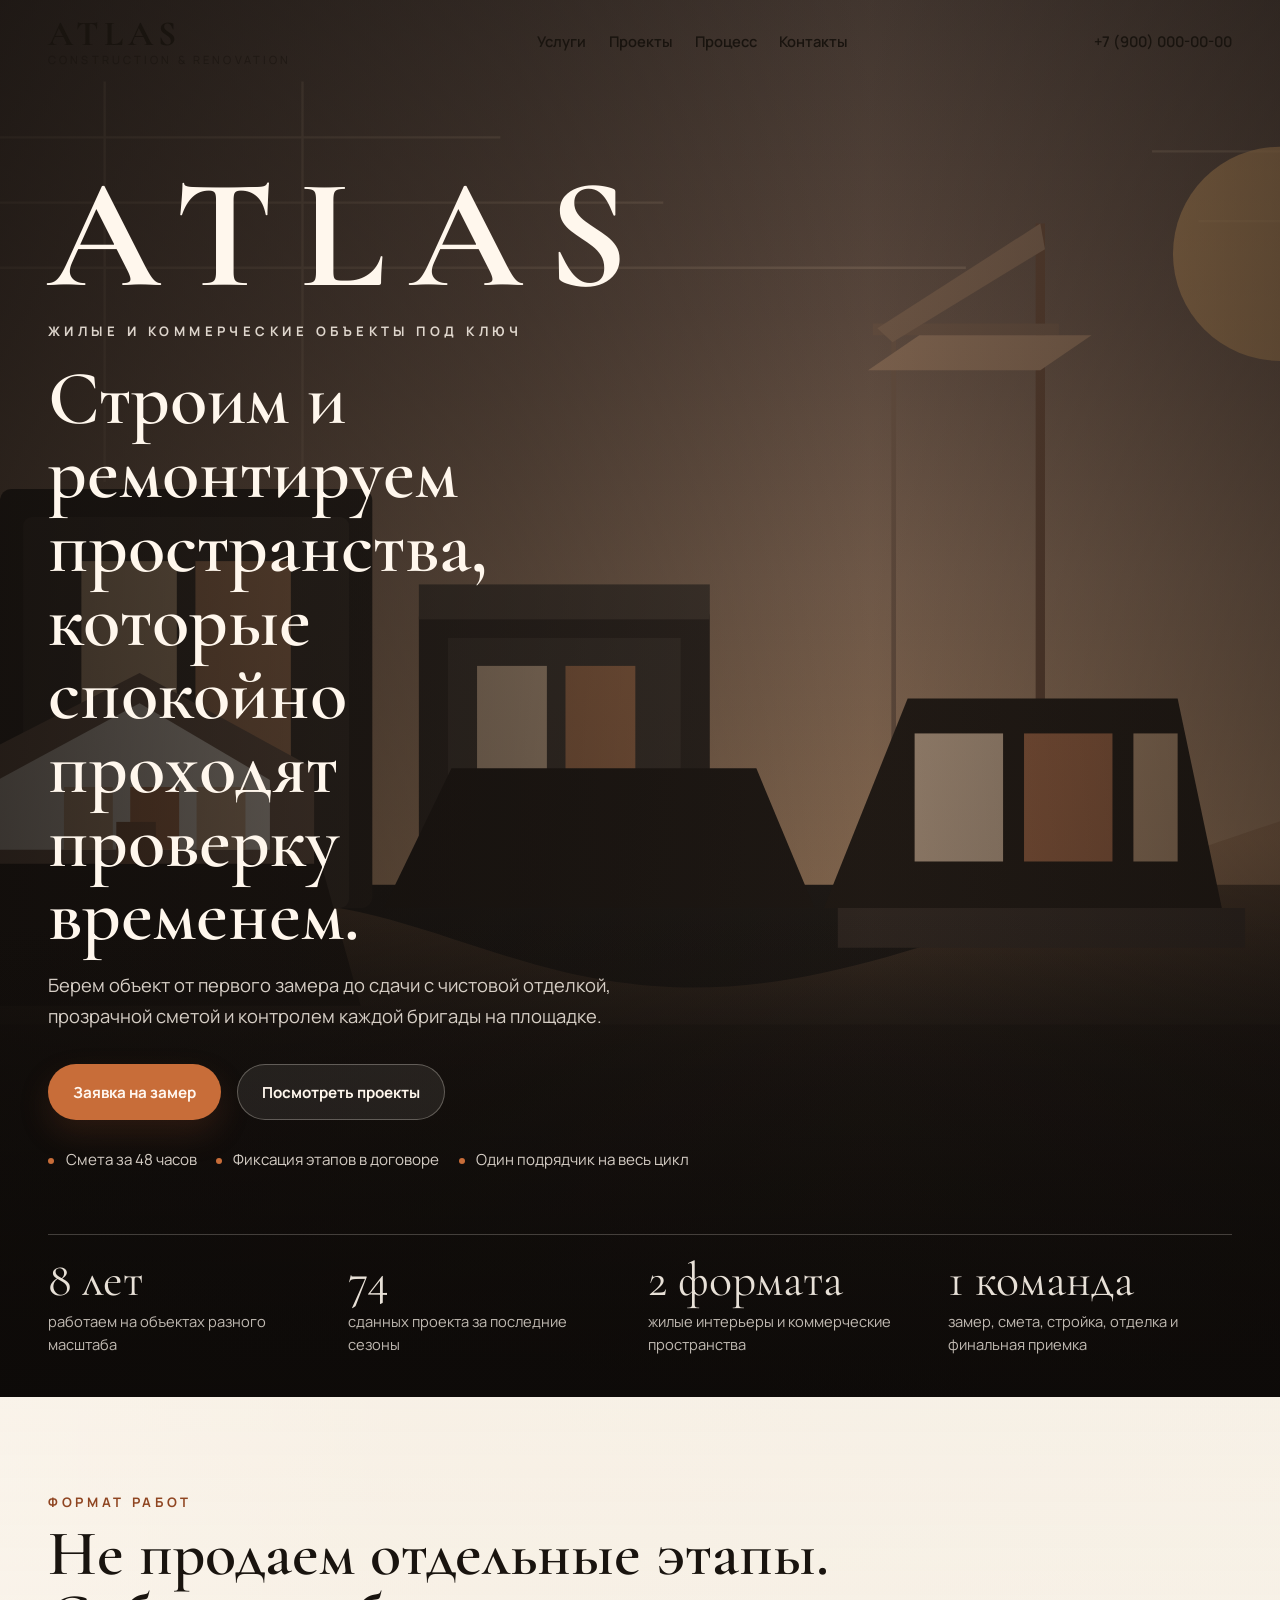
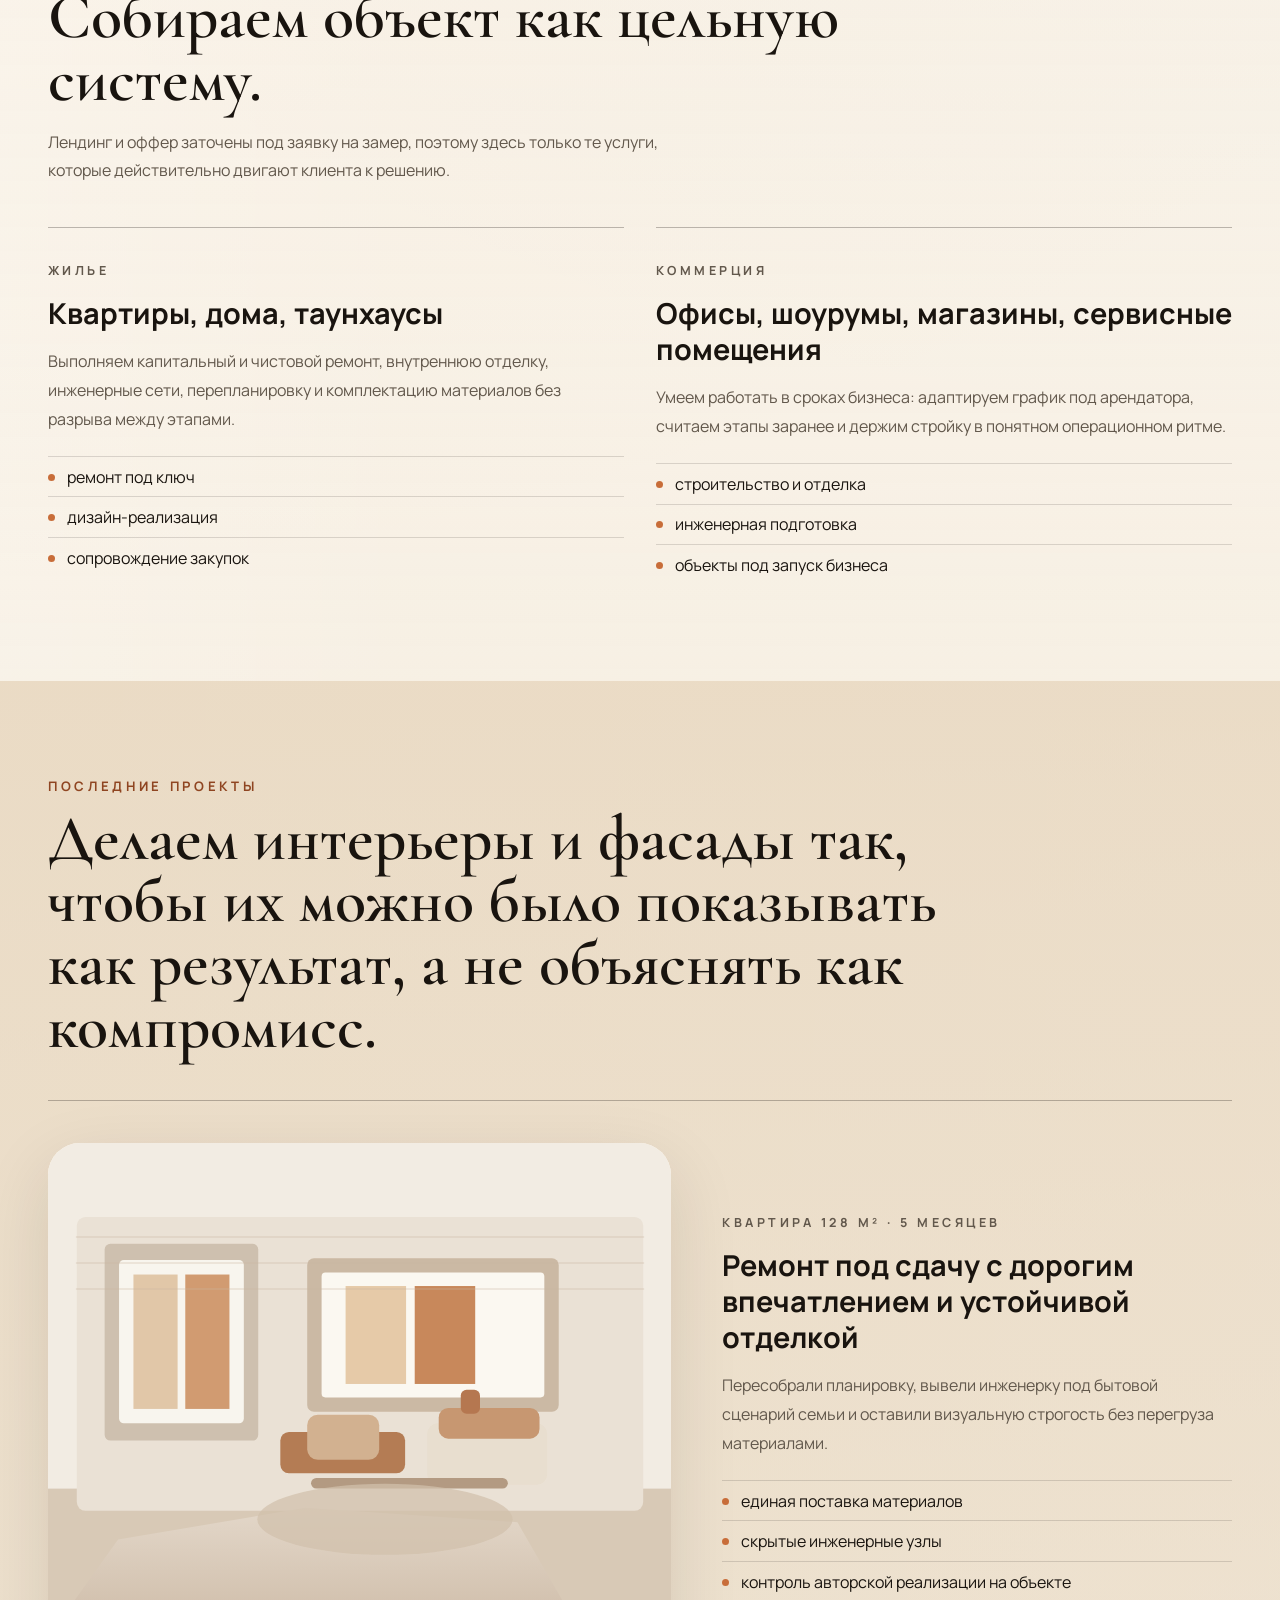
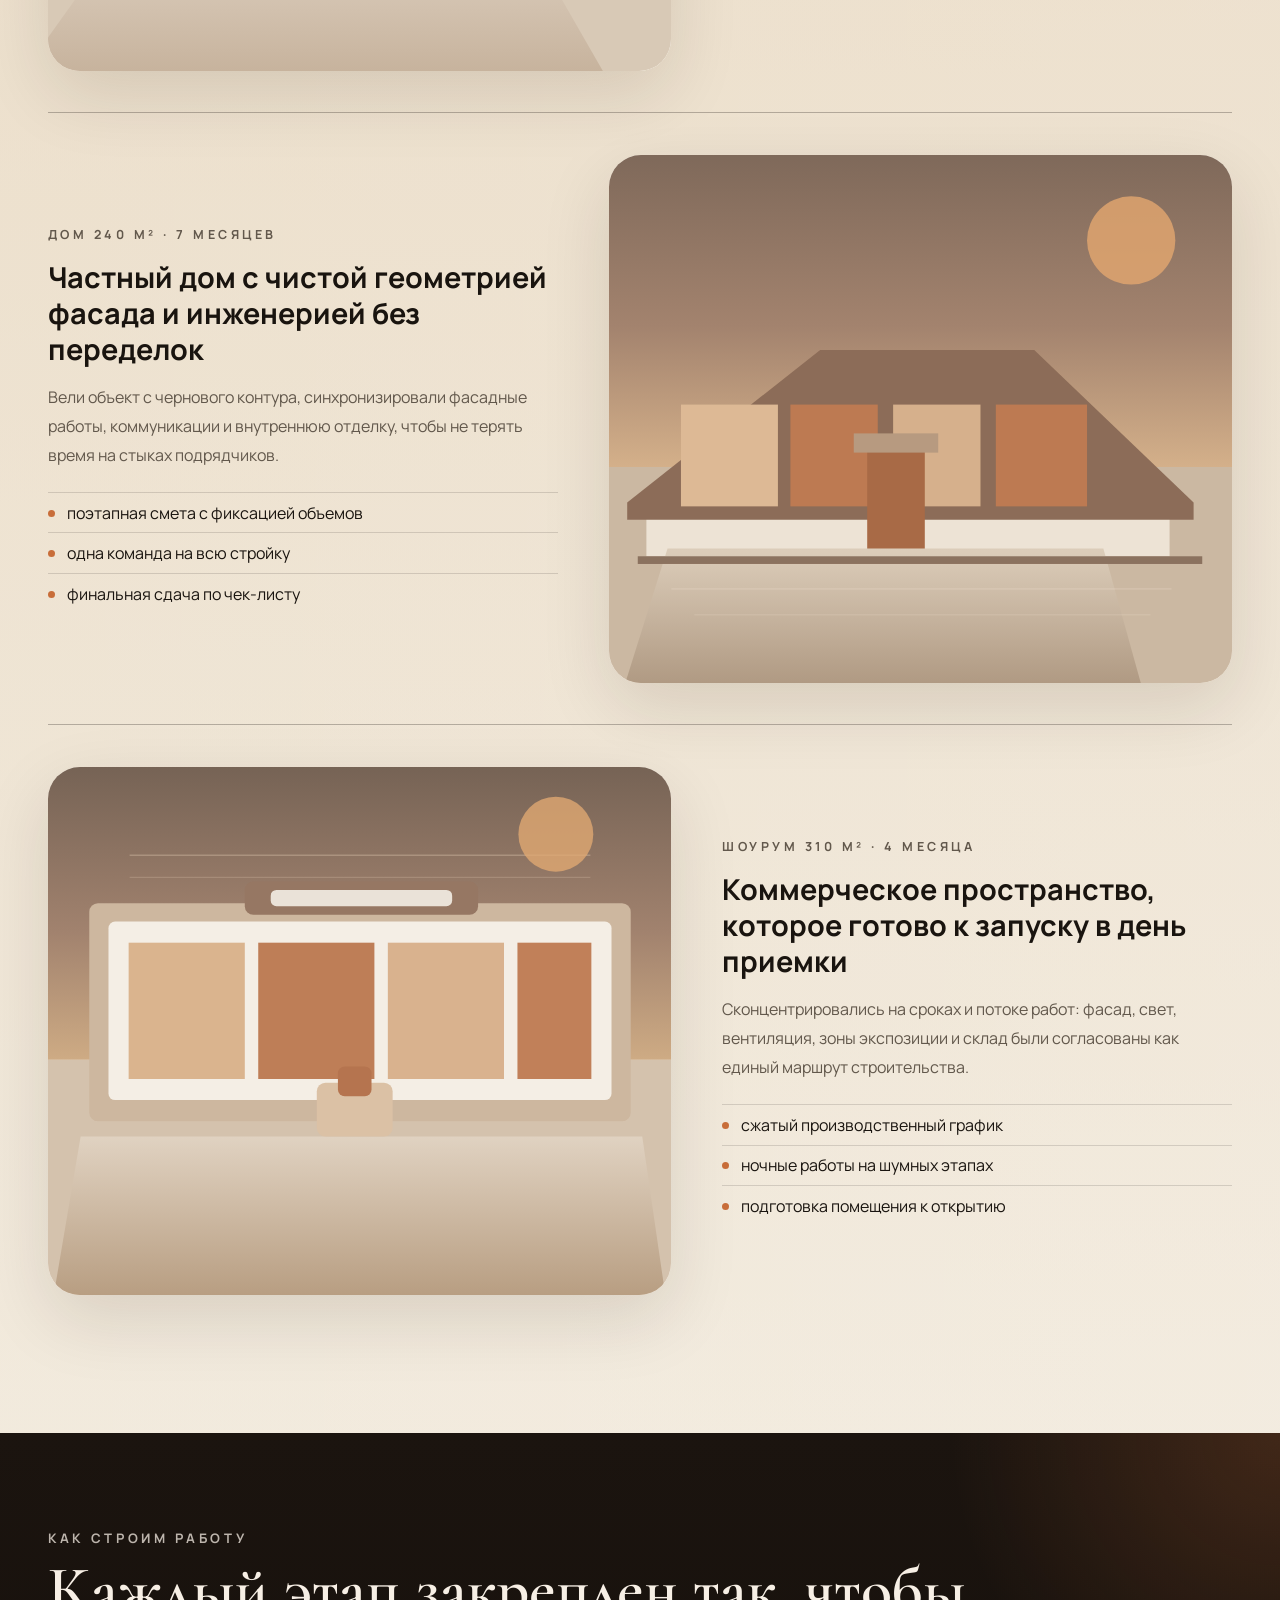
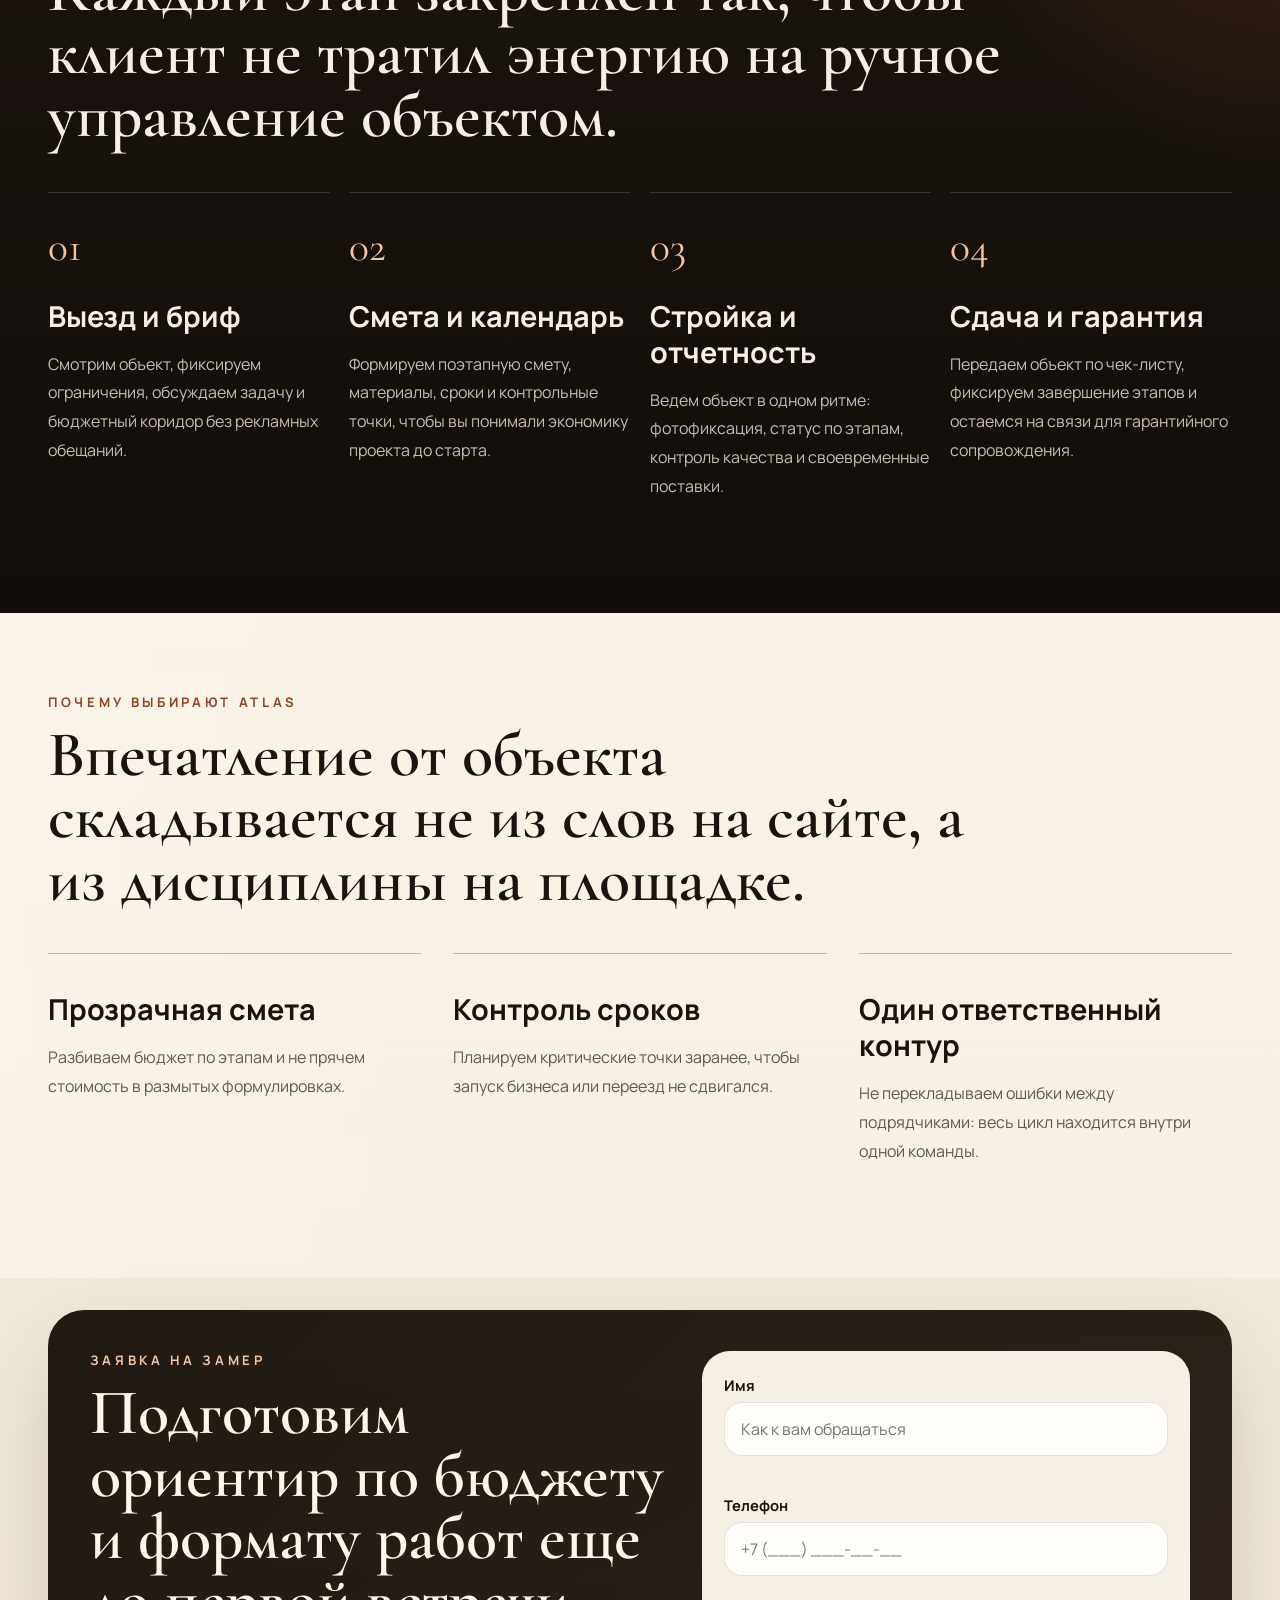
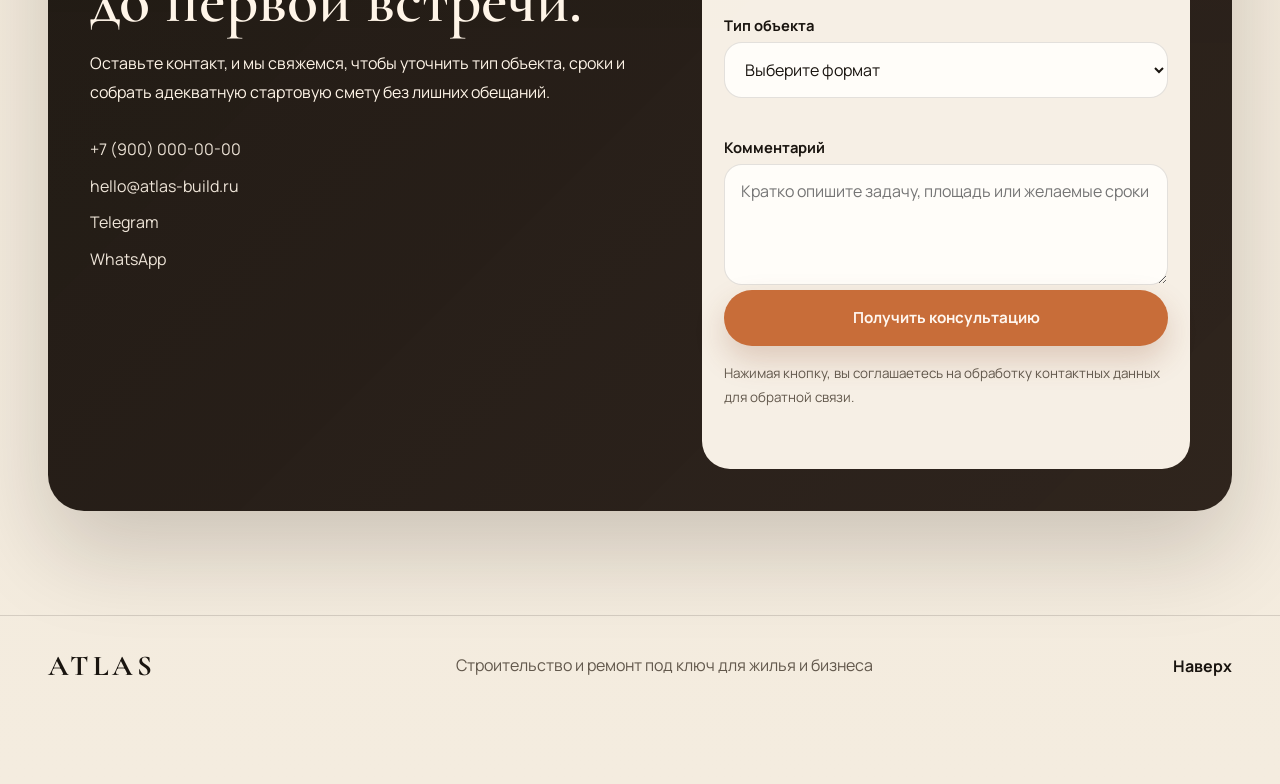
<file: index.html>
<!DOCTYPE html>
<html lang="ru">
<head>
  <meta charset="UTF-8">
  <meta name="viewport" content="width=device-width, initial-scale=1.0">
  <title>ATLAS | Строительство и ремонт под ключ</title>
  <meta
    name="description"
    content="ATLAS проектирует, строит и ремонтирует жилые и коммерческие объекты под ключ: от выезда на замер до чистовой сдачи и авторского контроля."
  >
  <link rel="preconnect" href="https://fonts.googleapis.com">
  <link rel="preconnect" href="https://fonts.gstatic.com" crossorigin>
  <link
    href="https://fonts.googleapis.com/css2?family=Cormorant+Garamond:wght@500;600;700&family=Manrope:wght@400;500;600;700;800&display=swap"
    rel="stylesheet"
  >
  <link rel="stylesheet" href="styles.css">
</head>
<body>
  <div class="site-frame">
    <header class="site-header" data-header>
      <a class="brand" href="#top" aria-label="ATLAS - На главную">
        <span class="brand__name">ATLAS</span>
        <span class="brand__meta">construction & renovation</span>
      </a>

      <button
        class="menu-toggle"
        type="button"
        aria-expanded="false"
        aria-controls="site-nav"
        data-menu-toggle
      >
        <span></span>
        <span></span>
      </button>

      <nav class="site-nav" id="site-nav" data-nav>
        <a href="#services">Услуги</a>
        <a href="#projects">Проекты</a>
        <a href="#process">Процесс</a>
        <a href="#contact">Контакты</a>
      </nav>

      <a class="header-phone" href="tel:+79000000000">+7 (900) 000-00-00</a>
    </header>

    <main>
      <section class="hero" id="top">
        <div class="hero__image-wrap" aria-hidden="true">
          <img class="hero__image" src="assets/hero-architecture.svg" alt="">
        </div>
        <div class="hero__veil" aria-hidden="true"></div>

        <div class="hero__content">
          <p class="hero__brand animate-up">ATLAS</p>
          <p class="hero__kicker animate-up">
            Жилые и коммерческие объекты под ключ
          </p>
          <h1 class="hero__title animate-up">
            Строим и ремонтируем пространства, которые спокойно проходят проверку временем.
          </h1>
          <p class="hero__copy animate-up">
            Берем объект от первого замера до сдачи с чистовой отделкой, прозрачной сметой
            и контролем каждой бригады на площадке.
          </p>

          <div class="hero__actions animate-up">
            <a class="button button--primary" href="#contact">Заявка на замер</a>
            <a class="button button--ghost" href="#projects">Посмотреть проекты</a>
          </div>

          <ul class="hero__highlights animate-up" aria-label="Ключевые преимущества">
            <li>Смета за 48 часов</li>
            <li>Фиксация этапов в договоре</li>
            <li>Один подрядчик на весь цикл</li>
          </ul>
        </div>

        <div class="hero__metrics" data-reveal>
          <div>
            <span>8 лет</span>
            <p>работаем на объектах разного масштаба</p>
          </div>
          <div>
            <span>74</span>
            <p>сданных проекта за последние сезоны</p>
          </div>
          <div>
            <span>2 формата</span>
            <p>жилые интерьеры и коммерческие пространства</p>
          </div>
          <div>
            <span>1 команда</span>
            <p>замер, смета, стройка, отделка и финальная приемка</p>
          </div>
        </div>
      </section>

      <section class="section section--light" id="services">
        <div class="section__intro" data-reveal>
          <p class="section__label">Формат работ</p>
          <h2 class="section__title">
            Не продаем отдельные этапы. Собираем объект как цельную систему.
          </h2>
          <p class="section__lead">
            Лендинг и оффер заточены под заявку на замер, поэтому здесь только те услуги,
            которые действительно двигают клиента к решению.
          </p>
        </div>

        <div class="services-grid">
          <article class="service-block" data-reveal>
            <p class="service-block__tag">Жилье</p>
            <h3>Квартиры, дома, таунхаусы</h3>
            <p>
              Выполняем капитальный и чистовой ремонт, внутреннюю отделку, инженерные сети,
              перепланировку и комплектацию материалов без разрыва между этапами.
            </p>
            <ul>
              <li>ремонт под ключ</li>
              <li>дизайн-реализация</li>
              <li>сопровождение закупок</li>
            </ul>
          </article>

          <article class="service-block" data-reveal>
            <p class="service-block__tag">Коммерция</p>
            <h3>Офисы, шоурумы, магазины, сервисные помещения</h3>
            <p>
              Умеем работать в сроках бизнеса: адаптируем график под арендатора,
              считаем этапы заранее и держим стройку в понятном операционном ритме.
            </p>
            <ul>
              <li>строительство и отделка</li>
              <li>инженерная подготовка</li>
              <li>объекты под запуск бизнеса</li>
            </ul>
          </article>
        </div>
      </section>

      <section class="section section--warm" id="projects">
        <div class="section__intro" data-reveal>
          <p class="section__label">Последние проекты</p>
          <h2 class="section__title">
            Делаем интерьеры и фасады так, чтобы их можно было показывать как результат,
            а не объяснять как компромисс.
          </h2>
        </div>

        <article class="project-row" data-reveal>
          <div class="project-row__media">
            <img src="assets/project-living.svg" alt="Современный интерьер квартиры">
          </div>
          <div class="project-row__content">
            <p class="project-row__meta">Квартира 128 м² · 5 месяцев</p>
            <h3>Ремонт под сдачу с дорогим впечатлением и устойчивой отделкой</h3>
            <p>
              Пересобрали планировку, вывели инженерку под бытовой сценарий семьи
              и оставили визуальную строгость без перегруза материалами.
            </p>
            <ul>
              <li>единая поставка материалов</li>
              <li>скрытые инженерные узлы</li>
              <li>контроль авторской реализации на объекте</li>
            </ul>
          </div>
        </article>

        <article class="project-row project-row--reverse" data-reveal>
          <div class="project-row__media">
            <img src="assets/project-house.svg" alt="Фасад частного дома">
          </div>
          <div class="project-row__content">
            <p class="project-row__meta">Дом 240 м² · 7 месяцев</p>
            <h3>Частный дом с чистой геометрией фасада и инженерией без переделок</h3>
            <p>
              Вели объект с чернового контура, синхронизировали фасадные работы,
              коммуникации и внутреннюю отделку, чтобы не терять время на стыках подрядчиков.
            </p>
            <ul>
              <li>поэтапная смета с фиксацией объемов</li>
              <li>одна команда на всю стройку</li>
              <li>финальная сдача по чек-листу</li>
            </ul>
          </div>
        </article>

        <article class="project-row" data-reveal>
          <div class="project-row__media">
            <img src="assets/project-commercial.svg" alt="Коммерческое пространство с панорамным фасадом">
          </div>
          <div class="project-row__content">
            <p class="project-row__meta">Шоурум 310 м² · 4 месяца</p>
            <h3>Коммерческое пространство, которое готово к запуску в день приемки</h3>
            <p>
              Сконцентрировались на сроках и потоке работ: фасад, свет, вентиляция,
              зоны экспозиции и склад были согласованы как единый маршрут строительства.
            </p>
            <ul>
              <li>сжатый производственный график</li>
              <li>ночные работы на шумных этапах</li>
              <li>подготовка помещения к открытию</li>
            </ul>
          </div>
        </article>
      </section>

      <section class="section section--deep" id="process">
        <div class="section__intro section__intro--light" data-reveal>
          <p class="section__label">Как строим работу</p>
          <h2 class="section__title">
            Каждый этап закреплен так, чтобы клиент не тратил энергию на ручное управление объектом.
          </h2>
        </div>

        <div class="process-grid">
          <article class="process-step" data-reveal>
            <span>01</span>
            <h3>Выезд и бриф</h3>
            <p>
              Смотрим объект, фиксируем ограничения, обсуждаем задачу и бюджетный коридор
              без рекламных обещаний.
            </p>
          </article>

          <article class="process-step" data-reveal>
            <span>02</span>
            <h3>Смета и календарь</h3>
            <p>
              Формируем поэтапную смету, материалы, сроки и контрольные точки,
              чтобы вы понимали экономику проекта до старта.
            </p>
          </article>

          <article class="process-step" data-reveal>
            <span>03</span>
            <h3>Стройка и отчетность</h3>
            <p>
              Ведем объект в одном ритме: фотофиксация, статус по этапам,
              контроль качества и своевременные поставки.
            </p>
          </article>

          <article class="process-step" data-reveal>
            <span>04</span>
            <h3>Сдача и гарантия</h3>
            <p>
              Передаем объект по чек-листу, фиксируем завершение этапов и остаемся на связи
              для гарантийного сопровождения.
            </p>
          </article>
        </div>
      </section>

      <section class="section section--light section--split">
        <div class="section__intro" data-reveal>
          <p class="section__label">Почему выбирают ATLAS</p>
          <h2 class="section__title">
            Впечатление от объекта складывается не из слов на сайте, а из дисциплины на площадке.
          </h2>
        </div>

        <div class="trust-grid">
          <article data-reveal>
            <h3>Прозрачная смета</h3>
            <p>
              Разбиваем бюджет по этапам и не прячем стоимость в размытых формулировках.
            </p>
          </article>
          <article data-reveal>
            <h3>Контроль сроков</h3>
            <p>
              Планируем критические точки заранее, чтобы запуск бизнеса или переезд не сдвигался.
            </p>
          </article>
          <article data-reveal>
            <h3>Один ответственный контур</h3>
            <p>
              Не перекладываем ошибки между подрядчиками: весь цикл находится внутри одной команды.
            </p>
          </article>
        </div>
      </section>

      <section class="section cta-section" id="contact">
        <div class="cta-panel">
          <div class="cta-panel__content" data-reveal>
            <p class="section__label">Заявка на замер</p>
            <h2 class="section__title">
              Подготовим ориентир по бюджету и формату работ еще до первой встречи.
            </h2>
            <p class="cta-panel__text">
              Оставьте контакт, и мы свяжемся, чтобы уточнить тип объекта, сроки
              и собрать адекватную стартовую смету без лишних обещаний.
            </p>

            <div class="contact-list">
              <a href="tel:+79000000000">+7 (900) 000-00-00</a>
              <a href="mailto:hello@atlas-build.ru">hello@atlas-build.ru</a>
              <a href="#">Telegram</a>
              <a href="#">WhatsApp</a>
            </div>
          </div>

          <form class="lead-form" id="lead-form" novalidate data-reveal>
            <div class="lead-form__field">
              <label for="name">Имя</label>
              <input id="name" name="name" type="text" autocomplete="name" placeholder="Как к вам обращаться">
              <small class="lead-form__error" data-error-for="name"></small>
            </div>

            <div class="lead-form__field">
              <label for="phone">Телефон</label>
              <input id="phone" name="phone" type="tel" autocomplete="tel" placeholder="+7 (___) ___-__-__">
              <small class="lead-form__error" data-error-for="phone"></small>
            </div>

            <div class="lead-form__field">
              <label for="objectType">Тип объекта</label>
              <select id="objectType" name="objectType">
                <option value="">Выберите формат</option>
                <option value="apartment">Квартира</option>
                <option value="house">Дом</option>
                <option value="commercial">Коммерческий объект</option>
              </select>
              <small class="lead-form__error" data-error-for="objectType"></small>
            </div>

            <div class="lead-form__field">
              <label for="message">Комментарий</label>
              <textarea id="message" name="message" rows="4" placeholder="Кратко опишите задачу, площадь или желаемые сроки"></textarea>
            </div>

            <button class="button button--primary button--full" type="submit">
              Получить консультацию
            </button>
            <p class="lead-form__note">
              Нажимая кнопку, вы соглашаетесь на обработку контактных данных для обратной связи.
            </p>
            <p class="lead-form__status" id="form-status" aria-live="polite"></p>
          </form>
        </div>
      </section>
    </main>

    <footer class="site-footer">
      <p>ATLAS</p>
      <p>Строительство и ремонт под ключ для жилья и бизнеса</p>
      <a href="#top">Наверх</a>
    </footer>

    <div class="mobile-cta" data-mobile-cta>
      <a class="button button--primary button--full" href="#contact">Оставить заявку</a>
    </div>
  </div>

  <script src="script.js"></script>
</body>
</html>
</file>
<file: styles.css>
:root {
  --bg: #f3ede3;
  --bg-soft: #ece2d2;
  --surface: rgba(255, 250, 243, 0.82);
  --surface-strong: #f8f2e7;
  --ink: #19140f;
  --muted: #62584c;
  --line: rgba(25, 20, 15, 0.14);
  --line-strong: rgba(25, 20, 15, 0.28);
  --accent: #c86d39;
  --accent-deep: #8f4521;
  --deep: #17110b;
  --deep-soft: #2a2018;
  --deep-line: rgba(255, 239, 218, 0.16);
  --radius: 28px;
  --header-height: 88px;
  --shadow: 0 24px 70px rgba(40, 23, 10, 0.12);
}

*,
*::before,
*::after {
  box-sizing: border-box;
}

html {
  scroll-behavior: smooth;
}

body {
  margin: 0;
  font-family: "Manrope", "Segoe UI", sans-serif;
  color: var(--ink);
  background:
    radial-gradient(circle at top left, rgba(214, 165, 122, 0.18), transparent 30%),
    radial-gradient(circle at top right, rgba(90, 108, 89, 0.12), transparent 28%),
    linear-gradient(180deg, #f7f1e7 0%, #efe5d3 48%, #f4ecdf 100%);
}

img {
  display: block;
  max-width: 100%;
}

a {
  color: inherit;
  text-decoration: none;
}

button,
input,
select,
textarea {
  font: inherit;
}

.site-frame {
  position: relative;
  overflow-x: clip;
}

.site-header {
  position: fixed;
  inset: 0 0 auto;
  z-index: 30;
  display: grid;
  grid-template-columns: auto 1fr auto;
  align-items: center;
  gap: 2rem;
  padding: 1rem clamp(1.25rem, 4vw, 3rem);
  transition:
    background-color 220ms ease,
    backdrop-filter 220ms ease,
    border-color 220ms ease,
    padding 220ms ease;
}

.site-header.is-scrolled {
  padding-top: 0.7rem;
  padding-bottom: 0.7rem;
  background: rgba(247, 241, 231, 0.78);
  backdrop-filter: blur(16px);
  border-bottom: 1px solid rgba(25, 20, 15, 0.08);
}

.brand {
  display: inline-flex;
  flex-direction: column;
  gap: 0.18rem;
  line-height: 1;
}

.brand__name {
  font-family: "Cormorant Garamond", Georgia, serif;
  font-size: clamp(1.6rem, 3.4vw, 2.2rem);
  font-weight: 700;
  letter-spacing: 0.14em;
}

.brand__meta {
  font-size: 0.7rem;
  letter-spacing: 0.28em;
  text-transform: uppercase;
  color: rgba(25, 20, 15, 0.62);
}

.site-nav {
  display: flex;
  justify-content: center;
  gap: 1.4rem;
}

.site-nav a,
.header-phone {
  position: relative;
  font-size: 0.92rem;
  font-weight: 600;
}

.site-nav a::after,
.header-phone::after,
.site-footer a::after,
.contact-list a::after {
  content: "";
  position: absolute;
  left: 0;
  bottom: -0.2rem;
  width: 100%;
  height: 1px;
  background: currentColor;
  transform: scaleX(0);
  transform-origin: right;
  transition: transform 180ms ease;
}

.site-nav a:hover::after,
.site-nav a:focus-visible::after,
.header-phone:hover::after,
.header-phone:focus-visible::after,
.site-footer a:hover::after,
.site-footer a:focus-visible::after,
.contact-list a:hover::after,
.contact-list a:focus-visible::after {
  transform: scaleX(1);
  transform-origin: left;
}

.menu-toggle {
  display: none;
  place-self: center end;
  width: 50px;
  height: 50px;
  border: 1px solid var(--line);
  border-radius: 999px;
  background: rgba(255, 250, 243, 0.8);
  cursor: pointer;
}

.menu-toggle span {
  display: block;
  width: 18px;
  height: 1.8px;
  margin: 0 auto;
  background: var(--ink);
  transition: transform 180ms ease, opacity 180ms ease;
}

.menu-toggle span + span {
  margin-top: 5px;
}

.menu-toggle.is-open span:first-child {
  transform: translateY(3.5px) rotate(45deg);
}

.menu-toggle.is-open span:last-child {
  transform: translateY(-3.5px) rotate(-45deg);
}

.hero {
  position: relative;
  min-height: 100svh;
  padding: calc(var(--header-height) + 5rem) clamp(1.25rem, 4vw, 3rem) 2.5rem;
  display: grid;
  align-content: end;
  isolation: isolate;
}

.hero__image-wrap,
.hero__veil {
  position: absolute;
  inset: 0;
}

.hero__image-wrap {
  overflow: hidden;
}

.hero__image {
  position: absolute;
  inset: 0;
  width: 100%;
  height: 100%;
  object-fit: cover;
  transform: translateY(calc(var(--hero-shift, 0px) * 1));
  transition: transform 140ms linear;
}

.hero__veil {
  background:
    linear-gradient(90deg, rgba(13, 10, 8, 0.72) 0%, rgba(13, 10, 8, 0.42) 40%, rgba(13, 10, 8, 0.16) 68%, rgba(13, 10, 8, 0.46) 100%),
    linear-gradient(180deg, rgba(13, 10, 8, 0.18) 0%, rgba(13, 10, 8, 0.38) 100%);
  z-index: 1;
}

.hero::after {
  content: "";
  position: absolute;
  inset: auto 0 0;
  height: 35%;
  background: linear-gradient(180deg, transparent 0%, rgba(13, 10, 8, 0.72) 100%);
  z-index: 1;
}

.hero__content,
.hero__metrics {
  position: relative;
  z-index: 2;
}

.hero__content {
  max-width: 54rem;
  color: #fff7ed;
}

.hero__brand {
  margin: 0;
  font-family: "Cormorant Garamond", Georgia, serif;
  font-size: clamp(4.8rem, 14vw, 9.8rem);
  font-weight: 700;
  line-height: 0.86;
  letter-spacing: 0.16em;
  text-transform: uppercase;
}

.hero__kicker {
  margin: 1.2rem 0 0;
  font-size: 0.82rem;
  font-weight: 700;
  letter-spacing: 0.34em;
  text-transform: uppercase;
  color: rgba(255, 247, 237, 0.84);
}

.hero__title {
  max-width: 13ch;
  margin: 1.4rem 0 0;
  font-family: "Cormorant Garamond", Georgia, serif;
  font-size: clamp(2.5rem, 6vw, 4.8rem);
  font-weight: 600;
  line-height: 0.96;
}

.hero__copy {
  max-width: 36rem;
  margin: 1.1rem 0 0;
  font-size: clamp(1rem, 1.8vw, 1.15rem);
  line-height: 1.7;
  color: rgba(255, 247, 237, 0.82);
}

.hero__actions {
  display: flex;
  flex-wrap: wrap;
  gap: 1rem;
  margin-top: 2rem;
}

.button {
  display: inline-flex;
  align-items: center;
  justify-content: center;
  min-height: 56px;
  padding: 0.9rem 1.5rem;
  border-radius: 999px;
  border: 1px solid transparent;
  font-size: 0.95rem;
  font-weight: 700;
  transition:
    transform 180ms ease,
    background-color 180ms ease,
    border-color 180ms ease,
    color 180ms ease,
    box-shadow 180ms ease;
}

.button:hover,
.button:focus-visible {
  transform: translateY(-2px);
}

.button--primary {
  background: var(--accent);
  color: #fff7f0;
  box-shadow: 0 14px 30px rgba(135, 69, 35, 0.22);
}

.button--primary:hover,
.button--primary:focus-visible {
  background: var(--accent-deep);
}

.button--ghost {
  border-color: rgba(255, 247, 237, 0.28);
  background: rgba(255, 247, 237, 0.08);
  color: #fff7ed;
}

.button--ghost:hover,
.button--ghost:focus-visible {
  border-color: rgba(255, 247, 237, 0.48);
  background: rgba(255, 247, 237, 0.16);
}

.button--full {
  width: 100%;
}

.hero__highlights {
  display: flex;
  flex-wrap: wrap;
  gap: 0.9rem 1.2rem;
  margin: 1.8rem 0 0;
  padding: 0;
  list-style: none;
  color: rgba(255, 247, 237, 0.82);
}

.hero__highlights li {
  position: relative;
  padding-left: 1.1rem;
  font-size: 0.95rem;
}

.hero__highlights li::before {
  content: "";
  position: absolute;
  left: 0;
  top: 0.55rem;
  width: 6px;
  height: 6px;
  border-radius: 50%;
  background: var(--accent);
}

.hero__metrics {
  margin-top: 4rem;
  display: grid;
  grid-template-columns: repeat(4, minmax(0, 1fr));
  gap: 1rem;
  padding-top: 1.5rem;
  border-top: 1px solid rgba(255, 247, 237, 0.22);
  color: rgba(255, 247, 237, 0.9);
}

.hero__metrics div {
  padding-right: 1rem;
}

.hero__metrics span {
  display: block;
  margin-bottom: 0.45rem;
  font-family: "Cormorant Garamond", Georgia, serif;
  font-size: clamp(2rem, 4vw, 3rem);
  line-height: 0.9;
}

.hero__metrics p {
  margin: 0;
  font-size: 0.92rem;
  line-height: 1.6;
  color: rgba(255, 247, 237, 0.74);
}

.section {
  padding: 6rem clamp(1.25rem, 4vw, 3rem);
}

.section--light {
  background:
    linear-gradient(180deg, rgba(255, 250, 243, 0.55), rgba(255, 250, 243, 0.4)),
    linear-gradient(90deg, rgba(255, 255, 255, 0.18), transparent 32%);
}

.section--warm {
  background:
    linear-gradient(180deg, rgba(231, 213, 188, 0.7), rgba(243, 237, 227, 0.5)),
    linear-gradient(90deg, transparent 0%, rgba(255, 255, 255, 0.14) 100%);
}

.section--deep {
  color: #f7efe5;
  background:
    radial-gradient(circle at top right, rgba(200, 109, 57, 0.22), transparent 22%),
    linear-gradient(180deg, #1b140f 0%, #120d09 100%);
}

.section--split {
  padding-top: 5rem;
}

.section__intro {
  max-width: 60rem;
}

.section__intro--light .section__label,
.section__intro--light .section__lead {
  color: rgba(247, 239, 229, 0.74);
}

.section__label {
  margin: 0 0 0.8rem;
  font-size: 0.82rem;
  font-weight: 700;
  letter-spacing: 0.28em;
  text-transform: uppercase;
  color: var(--accent-deep);
}

.section__title {
  margin: 0;
  font-family: "Cormorant Garamond", Georgia, serif;
  font-size: clamp(2.2rem, 5vw, 4rem);
  font-weight: 600;
  line-height: 0.98;
}

.section__lead {
  max-width: 40rem;
  margin: 1rem 0 0;
  color: var(--muted);
  line-height: 1.8;
}

.services-grid {
  display: grid;
  grid-template-columns: repeat(2, minmax(0, 1fr));
  gap: 2rem;
  margin-top: 2.6rem;
}

.service-block {
  padding: 2rem 0 0;
  border-top: 1px solid var(--line-strong);
}

.service-block__tag,
.project-row__meta {
  margin: 0;
  font-size: 0.78rem;
  font-weight: 700;
  letter-spacing: 0.28em;
  text-transform: uppercase;
  color: var(--accent-deep);
}

.service-block h3,
.project-row h3,
.process-step h3,
.trust-grid h3 {
  margin: 0.8rem 0 0;
  font-size: clamp(1.35rem, 2.3vw, 1.8rem);
  line-height: 1.25;
}

.service-block p,
.project-row p,
.process-step p,
.trust-grid p,
.cta-panel__text,
.lead-form__note,
.site-footer p {
  color: var(--muted);
  line-height: 1.8;
}

.service-block ul,
.project-row ul {
  margin: 1.4rem 0 0;
  padding: 0;
  list-style: none;
}

.service-block li,
.project-row li {
  position: relative;
  padding: 0.55rem 0 0.55rem 1.2rem;
  border-top: 1px solid var(--line);
}

.service-block li::before,
.project-row li::before {
  content: "";
  position: absolute;
  left: 0;
  top: 1.05rem;
  width: 7px;
  height: 7px;
  border-radius: 50%;
  background: var(--accent);
}

.project-row {
  display: grid;
  grid-template-columns: minmax(0, 1.1fr) minmax(0, 0.9fr);
  gap: clamp(1.5rem, 4vw, 4rem);
  align-items: center;
  padding: 2.6rem 0;
  border-top: 1px solid var(--line-strong);
}

.project-row:first-of-type {
  margin-top: 2.6rem;
}

.project-row--reverse {
  grid-template-columns: minmax(0, 0.9fr) minmax(0, 1.1fr);
}

.project-row--reverse .project-row__media {
  order: 2;
}

.project-row__media {
  overflow: hidden;
  border-radius: calc(var(--radius) + 4px);
  background: var(--surface);
  box-shadow: var(--shadow);
}

.project-row__media img {
  width: 100%;
  aspect-ratio: 1.18 / 1;
  object-fit: cover;
  transition: transform 420ms ease;
}

.project-row:hover .project-row__media img,
.project-row:focus-within .project-row__media img {
  transform: scale(1.03);
}

.process-grid {
  display: grid;
  grid-template-columns: repeat(4, minmax(0, 1fr));
  gap: 1.2rem;
  margin-top: 2.8rem;
}

.process-step {
  padding-top: 1.8rem;
  border-top: 1px solid var(--deep-line);
}

.process-step span {
  display: inline-block;
  margin-bottom: 0.8rem;
  font-family: "Cormorant Garamond", Georgia, serif;
  font-size: 2.6rem;
  color: #f1c4a6;
}

.process-step p {
  color: rgba(247, 239, 229, 0.78);
}

.trust-grid {
  display: grid;
  grid-template-columns: repeat(3, minmax(0, 1fr));
  gap: 2rem;
  margin-top: 2.6rem;
}

.trust-grid article {
  padding-top: 1.5rem;
  border-top: 1px solid var(--line-strong);
}

.cta-section {
  padding-top: 2rem;
  padding-bottom: 6.5rem;
}

.cta-panel {
  display: grid;
  grid-template-columns: minmax(0, 0.95fr) minmax(340px, 0.8fr);
  gap: 2rem;
  padding: clamp(1.4rem, 4vw, 2.6rem);
  border-radius: calc(var(--radius) + 8px);
  background:
    linear-gradient(135deg, rgba(23, 17, 11, 0.96), rgba(34, 24, 17, 0.94)),
    linear-gradient(180deg, rgba(200, 109, 57, 0.12), transparent 60%);
  box-shadow: 0 40px 90px rgba(28, 18, 11, 0.18);
}

.cta-panel .section__label,
.cta-panel .section__title,
.cta-panel__text {
  color: #fff5e8;
}

.cta-panel .section__label {
  color: #f1c4a6;
}

.contact-list {
  display: grid;
  gap: 0.9rem;
  margin-top: 2rem;
}

.contact-list a {
  position: relative;
  width: fit-content;
  color: rgba(255, 245, 232, 0.92);
}

.lead-form {
  padding: 1.4rem;
  border-radius: var(--radius);
  background: rgba(255, 248, 238, 0.96);
}

.lead-form__field + .lead-form__field {
  margin-top: 1rem;
}

.lead-form label {
  display: inline-block;
  margin-bottom: 0.45rem;
  font-size: 0.92rem;
  font-weight: 700;
}

.lead-form input,
.lead-form select,
.lead-form textarea {
  width: 100%;
  padding: 0.95rem 1rem;
  border: 1px solid rgba(25, 20, 15, 0.12);
  border-radius: 18px;
  background: #fffdf9;
  color: var(--ink);
  transition: border-color 180ms ease, box-shadow 180ms ease;
}

.lead-form input:focus,
.lead-form select:focus,
.lead-form textarea:focus {
  outline: none;
  border-color: rgba(200, 109, 57, 0.72);
  box-shadow: 0 0 0 4px rgba(200, 109, 57, 0.12);
}

.lead-form textarea {
  min-height: 120px;
  resize: vertical;
}

.lead-form [aria-invalid="true"] {
  border-color: rgba(176, 61, 44, 0.64);
  box-shadow: 0 0 0 4px rgba(176, 61, 44, 0.1);
}

.lead-form__error {
  display: block;
  min-height: 1.2em;
  margin-top: 0.35rem;
  color: #9a3f2f;
}

.lead-form__note {
  margin: 0.95rem 0 0;
  font-size: 0.84rem;
}

.lead-form__status {
  min-height: 1.4em;
  margin: 0.95rem 0 0;
  font-weight: 700;
  color: var(--accent-deep);
}

.site-footer {
  display: flex;
  align-items: center;
  justify-content: space-between;
  gap: 1rem;
  padding: 1.5rem clamp(1.25rem, 4vw, 3rem) 5.8rem;
  border-top: 1px solid var(--line);
}

.site-footer p {
  margin: 0;
}

.site-footer p:first-child {
  color: var(--ink);
  font-family: "Cormorant Garamond", Georgia, serif;
  font-size: 1.8rem;
  font-weight: 700;
  letter-spacing: 0.12em;
}

.site-footer a {
  position: relative;
  font-weight: 700;
}

.mobile-cta {
  display: none;
}

[data-reveal] {
  opacity: 0;
  transform: translateY(38px);
  transition:
    opacity 620ms ease,
    transform 620ms ease;
}

[data-reveal].is-visible {
  opacity: 1;
  transform: translateY(0);
}

.animate-up {
  opacity: 0;
  transform: translateY(28px);
  animation: rise 720ms cubic-bezier(0.2, 0.7, 0.2, 1) forwards;
}

.hero__kicker.animate-up {
  animation-delay: 100ms;
}

.hero__title.animate-up {
  animation-delay: 180ms;
}

.hero__copy.animate-up {
  animation-delay: 260ms;
}

.hero__actions.animate-up {
  animation-delay: 340ms;
}

.hero__highlights.animate-up {
  animation-delay: 420ms;
}

@keyframes rise {
  to {
    opacity: 1;
    transform: translateY(0);
  }
}

@media (max-width: 1080px) {
  .hero__metrics,
  .process-grid,
  .trust-grid {
    grid-template-columns: repeat(2, minmax(0, 1fr));
  }

  .cta-panel {
    grid-template-columns: 1fr;
  }
}

@media (max-width: 920px) {
  :root {
    --header-height: 78px;
  }

  .site-header {
    grid-template-columns: auto auto auto;
  }

  .menu-toggle {
    display: block;
  }

  .site-nav {
    position: absolute;
    top: calc(100% + 0.45rem);
    left: 1.25rem;
    right: 1.25rem;
    display: grid;
    gap: 0.9rem;
    padding: 1rem 1.1rem 1.2rem;
    border: 1px solid rgba(25, 20, 15, 0.1);
    border-radius: 22px;
    background: rgba(255, 249, 241, 0.96);
    box-shadow: 0 18px 50px rgba(29, 18, 10, 0.08);
    opacity: 0;
    pointer-events: none;
    transform: translateY(-10px);
    transition:
      opacity 180ms ease,
      transform 180ms ease;
  }

  .site-nav.is-open {
    opacity: 1;
    pointer-events: auto;
    transform: translateY(0);
  }

  .header-phone {
    justify-self: end;
  }

  .services-grid,
  .project-row,
  .project-row--reverse,
  .trust-grid,
  .site-footer {
    grid-template-columns: 1fr;
  }

  .project-row--reverse .project-row__media {
    order: 0;
  }
}

@media (max-width: 720px) {
  .site-header {
    gap: 0.8rem;
    padding-inline: 1rem;
  }

  .brand__meta,
  .header-phone {
    display: none;
  }

  .hero {
    min-height: auto;
    padding-top: calc(var(--header-height) + 4.8rem);
    padding-inline: 1rem;
  }

  .hero__content {
    max-width: 100%;
  }

  .hero__title {
    max-width: 11ch;
  }

  .hero__actions,
  .hero__metrics,
  .services-grid,
  .process-grid {
    grid-template-columns: 1fr;
  }

  .hero__actions .button {
    width: 100%;
  }

  .section,
  .cta-section {
    padding-inline: 1rem;
  }

  .hero__metrics {
    gap: 1.2rem;
  }

  .cta-panel {
    padding: 1.1rem;
  }

  .lead-form {
    padding: 1rem;
  }

  .site-footer {
    padding-inline: 1rem;
    padding-bottom: 7rem;
  }

  .mobile-cta {
    position: fixed;
    inset: auto 0 0;
    z-index: 25;
    display: block;
    padding: 0.85rem 1rem 1rem;
    opacity: 0;
    pointer-events: none;
    transform: translateY(14px);
    transition:
      opacity 180ms ease,
      transform 180ms ease;
    background: linear-gradient(180deg, rgba(243, 237, 227, 0), rgba(243, 237, 227, 0.95) 35%);
  }

  .mobile-cta.is-visible {
    opacity: 1;
    pointer-events: auto;
    transform: translateY(0);
  }
}

@media (prefers-reduced-motion: reduce) {
  html {
    scroll-behavior: auto;
  }

  *,
  *::before,
  *::after {
    animation: none !important;
    transition-duration: 0.01ms !important;
    transition-delay: 0ms !important;
  }

  [data-reveal] {
    opacity: 1;
    transform: none;
  }
}
</file>
